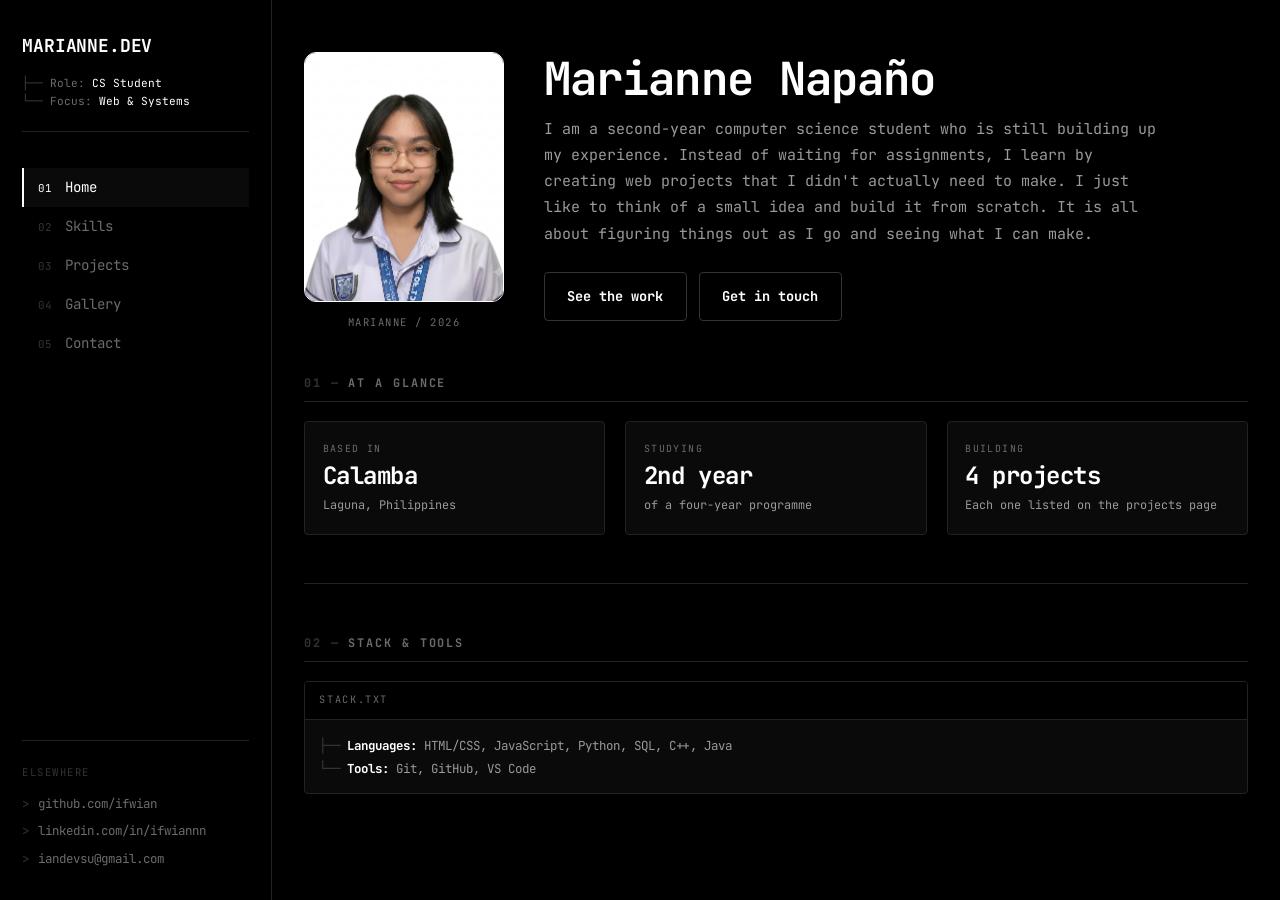
<file: index.html>
﻿<!DOCTYPE html>
<html lang="en">
<head>
  <meta charset="UTF-8">
  <meta name="viewport" content="width=device-width, initial-scale=1.0">
  <title>Marianne Napaño | Computer Science Student &amp; Aspiring Web Developer</title>
  <meta name="description" content="Portfolio of Marianne Napaño, a Computer Science student and aspiring web developer based in Calamba, Philippines.">
  <link rel="icon" type="image/png" href="images/marianneid.png">
  <!-- Marks the page as JavaScript-enabled. The CSS uses .js to decide
       whether to hide the .reveal sections: without it they stay
       visible, so nothing is ever lost if this script is blocked. -->
  <script>document.documentElement.classList.add('js');</script>

  <link rel="preconnect" href="https://fonts.googleapis.com">
  <link rel="preconnect" href="https://fonts.gstatic.com" crossorigin>
  <link href="https://fonts.googleapis.com/css2?family=JetBrains+Mono:wght@400;500;600;700&display=swap" rel="stylesheet">

  <!-- The ?v=3 is a cache-buster: the number tells the browser this
       is a newer version of the file, so a saved copy in the cache
       is not reused. Bump the number after editing style.css, or
       the page will keep showing the old version. -->
  <link rel="stylesheet" href="style.css?v=24">
</head>
<body>

  <!-- Stays off-screen until it is focused, so keyboard users can
       jump straight past the menu. -->
  <a href="#main" class="skip-link">Skip to content</a>

  <!-- The left sidebar. Always visible on desktop; on phones it
       slides in and out as a drawer (see script.js section 2). -->
  <aside class="sidebar" id="sidebar">
    <button class="side-close" aria-label="Close menu">&#10005;</button>

    <!-- The site name at the top of the sidebar, with the Role and
         Focus lines tucked underneath it.
         IMPORTANT: each .brand-node must stay on ONE line in this file.
         The CSS uses white-space: pre so the tree lines up, and a line
         break here would show up on the page. -->
    <div class="side-brand">
      <span class="brand-mark">MARIANNE.DEV</span>
      <div class="brand-tree">
        <span class="brand-node"><span class="brand-branch">├──</span> Role: <span class="brand-value">CS Student</span></span>
        <span class="brand-node"><span class="brand-branch">└──</span> Focus: <span class="brand-value">Web &amp; Systems</span></span>
      </div>
    </div>

    <!-- The five pages of the site, numbered like a table of contents.
         Each page marks its own link with aria-current="page", and that
         is what highlights it in the CSS. -->
    <nav class="side-nav" aria-label="Primary">
      <a href="index.html" class="side-link" aria-current="page">
        <span class="side-num">01</span><span class="side-label">Home</span>
      </a>
      <a href="skills.html" class="side-link">
        <span class="side-num">02</span><span class="side-label">Skills</span>
      </a>
      <a href="projects.html" class="side-link">
        <span class="side-num">03</span><span class="side-label">Projects</span>
      </a>
      <a href="gallery.html" class="side-link">
        <span class="side-num">04</span><span class="side-label">Gallery</span>
      </a>
      <a href="contact.html" class="side-link">
        <span class="side-num">05</span><span class="side-label">Contact</span>
      </a>
    </nav>

    <!-- Sits at the bottom of the sidebar because of margin-top: auto. -->
    <div class="side-foot">
      <span class="side-foot-label">Elsewhere</span>
      <a href="https://github.com/ifwian" target="_blank" rel="noopener noreferrer">github.com/ifwian</a>
      <a href="https://www.linkedin.com/in/ifwiannn/" target="_blank" rel="noopener noreferrer">linkedin.com/in/ifwiannn</a>
      <a href="mailto:iandevsu@gmail.com">iandevsu@gmail.com</a>
    </div>
  </aside>

  <!-- Dimmed overlay behind the open drawer on phones. Tapping it
       closes the menu. -->
  <div class="scrim" aria-hidden="true"></div>

  <!-- Only appears on phones. The button is the hamburger: three
       empty spans styled into three bars by the CSS. -->
  <header class="topbar">
    <button class="menu-btn" aria-label="Open menu" aria-expanded="false" aria-controls="sidebar">
      <span></span><span></span><span></span>
    </button>
    <a href="index.html" class="topbar-brand">MARIANNE.DEV</a>
    <span class="topbar-path">marianne</span>
  </header>

  <!-- The scrolling panel on the right. The id="main" is what the
       "Skip to content" link at the top of the page jumps to. -->
  <main class="main" id="main">
    <!-- The extra class "page-home" gives this page a wider text
         column than the other pages, because the hero below is
         two columns wide. -->
    <div class="page page-home">

      <!-- Centres the content and caps its width. -->
      <div class="wrap">

        <!-- The intro block: profile photo on the left, name and bio
             on the right. This page is the "about me" page.
             The "reveal" class makes the section fade in on scroll
             (see script.js section 3). -->
        <section class="hero reveal">
          <div class="hero-split">
            <div class="hero-media">
<!-- The frame is sized by the CSS (a 200 x 250 rounded rectangle, held
                   at that shape by aspect-ratio) and holds the photo, which
                   fills it. The caption sits directly underneath, centred
                   on the frame.

                   The width and height attributes below are the photo's own
                   1024 x 1024, not the size it displays at. The browser uses
                   them to work out the image's proportions before the file
                   has loaded, so the frame does not resize as the picture
                   arrives. CSS still decides the final size. -->
              <div class="avatar-frame">
                <img src="images/marianneid.png" alt="Marianne Napaño" class="avatar" width="1024" height="1024" decoding="async">
              </div>
              <span class="hero-media-tag">marianne / 2026</span>
            </div>

            <div class="hero-body">
              <h1 class="hero-name">Marianne Napaño</h1>

              <!-- Kept short on purpose. The Role and Focus lines sit in
                   the sidebar, and the facts about study, location and
                   tooling each have their own section further down, so
                   none of them are repeated here. -->
              <p class="hero-bio">
                I am a second-year computer science student who is still 
                building up my experience. Instead of waiting for assignments, 
                I learn by creating web projects that I didn't actually need to make.
                I just like to think of a small idea and build it from scratch. 
                It is all about figuring things out as I go and seeing what I can make.
              </p>

              <!-- Both buttons use the same .btn class, so they look
                   identical. Only their link target is different. -->
              <div class="hero-actions">
                <a href="projects.html" class="btn">See the work</a>
                <a href="contact.html" class="btn">Get in touch</a>
              </div>
            </div>
          </div>

          <!-- Three quick facts. Each box has a small label (the key),
               the fact itself (the value), and a line of detail. -->
          <h2 class="section-title"><span class="section-index">01 &mdash;</span> At a glance</h2>
          <div class="fact-grid">
            <div class="fact-card">
              <span class="fact-key">based in</span>
              <span class="fact-value">Calamba</span>
              <span class="fact-note">Laguna, Philippines</span>
            </div>
            <div class="fact-card">
              <span class="fact-key">studying</span>
              <span class="fact-value">2nd year</span>
              <span class="fact-note">of a four-year programme</span>
            </div>
            <div class="fact-card">
              <span class="fact-key">building</span>
              <span class="fact-value">4 projects</span>
              <span class="fact-note">Each one listed on the projects page</span>
            </div>
          </div>
        </section>

        <!-- 02 · The toolkit, as a tree card. Languages and tools only. -->
        <section class="section reveal">
          <h2 class="section-title"><span class="section-index">02 &mdash;</span> Stack &amp; Tools</h2>
          <div class="tree-card">
            <div class="tree-card-title">stack.txt</div>
            <div class="tree-card-body">
              <!-- Keep each .tree-line on ONE line - see the note in the hero. -->
              <p class="tree-line"><span class="tree-branch">├──</span> <span class="tree-key">Languages:</span> HTML/CSS, JavaScript, Python, SQL, C++, Java</p>
              <p class="tree-line"><span class="tree-branch">└──</span> <span class="tree-key">Tools:</span> Git, GitHub, VS Code</p>
            </div>
          </div>
        </section>

        <!-- 03 · What I am learning at the moment. Nothing here appears
             in any other section: the degree, the certifications, the
             languages and the hobbies are all written down elsewhere. -->
        <section class="section reveal">
          <h2 class="section-title"><span class="section-index">03 &mdash;</span> Currently Learning</h2>
          <div class="tree-card">
            <div class="tree-card-title">now.txt</div>
            <div class="tree-card-body">
              <!-- Keep each .tree-line on ONE line - see the note in the hero. -->
              <p class="tree-line"><span class="tree-branch">├──</span> <span class="tree-key">Exploring:</span> how memory actually works &mdash; pointers, allocation, and what a stack frame is</p>
              <p class="tree-line"><span class="tree-branch">├──</span> <span class="tree-key">Reading:</span> Clean Code, and taking better notes while I read</p>
              <p class="tree-line"><span class="tree-branch">└──</span> <span class="tree-key">Building:</span> this site, second version</p>
            </div>
          </div>
        </section>

        <!-- The record: what was studied, and what was certified.
             Each card is three lines: the title, one subtitle, one
             short note. -->
        <section class="section reveal">
          <h2 class="section-title">Background</h2>
          <div class="info-grid">
            <div class="card">
              <h3>Degree</h3>
              <p class="fact-what">2025 &mdash; Present | BS in Computer Science, City College of Calamba</p>
              <p class="fact-note-text">
                Focusing on core computer science fundamentals and practical
                programming.
              </p>
            </div>
            <div class="card">
              <h3>Certifications</h3>
              <p class="fact-what">HackerRank &mdash; Basic to Intermediate</p>
              <p class="fact-note-text">
                Verified core programming logic through hands-on coding
                challenges.
              </p>
            </div>
          </div>

          <h3 class="sub-title">Outside the IDE</h3>
          <!-- Three hobbies, as plain text pills. .tag-row wraps them
               onto another line if they run out of space. -->
          <div class="tag-row">
            <span class="tag">Photography</span>
            <span class="tag">Badminton</span>
            <span class="tag">Music</span>
          </div>
        </section>

      </div>

      <!-- The <span id="year"> is left empty on purpose. script.js
           fills it in with the current year, so this never goes
           out of date and never needs editing by hand. -->
      <footer class="footer wrap">
        <span>&copy; <span id="year"></span> Marianne Napaño</span>
        <a href="projects.html">See the projects <span aria-hidden="true">&rarr;</span></a>
      </footer>
    </div>
  </main>

  <!-- One script for the whole site. It is loaded at the end of the
       body so the HTML is already parsed by the time it runs. -->
  <script src="script.js"></script>
</body>
</html>
</file>
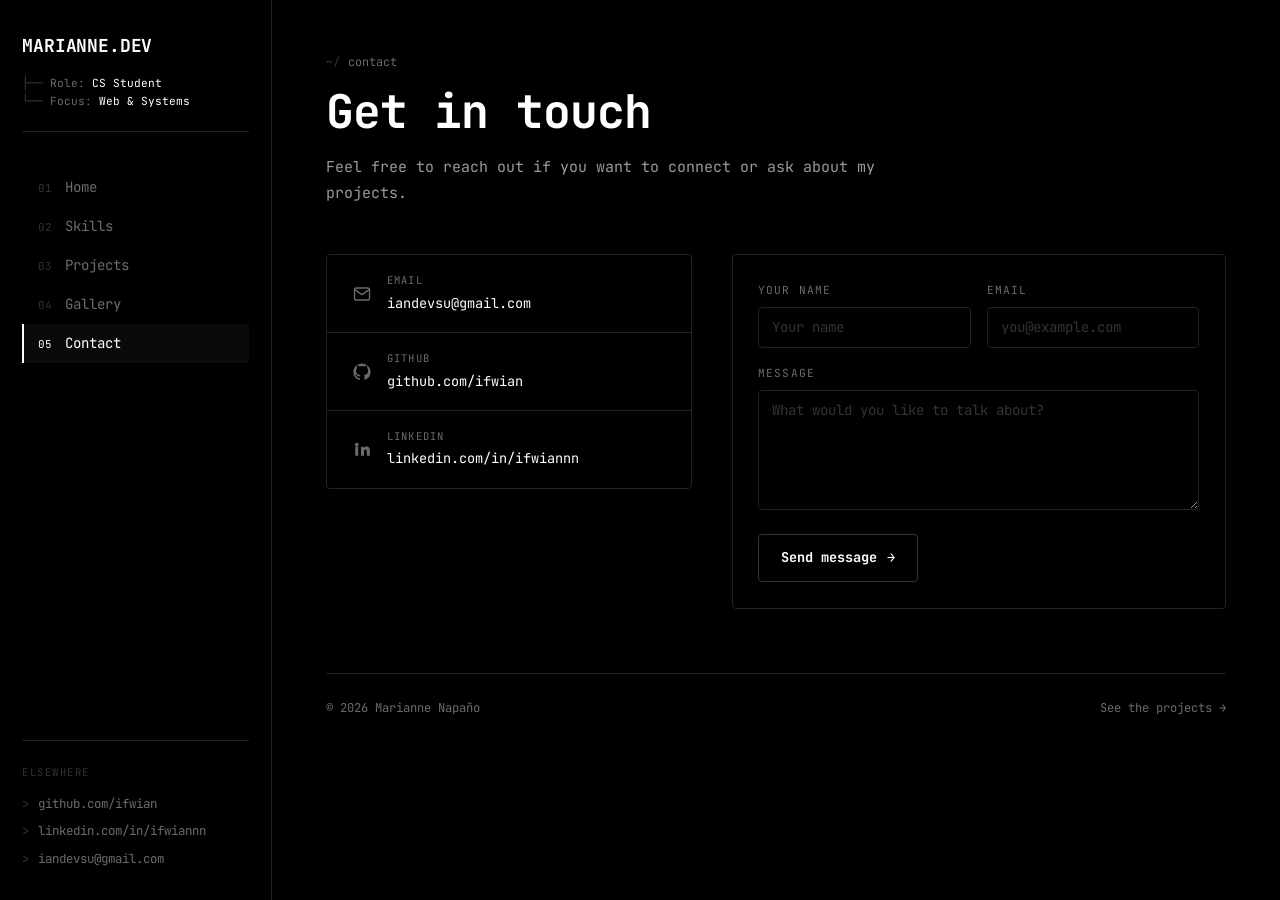
<file: contact.html>
<!DOCTYPE html>
<html lang="en">
<head>
  <meta charset="UTF-8">
  <meta name="viewport" content="width=device-width, initial-scale=1.0">
  <title>Contact | Marianne Napaño</title>
  <meta name="description" content="Get in touch with Marianne Napaño about internships, freelance work, or a question about a project.">
  <link rel="icon" type="image/png" href="images/marianneid.png">
  <!-- Marks the page as JavaScript-enabled, so the CSS knows it is
       safe to hide the .reveal sections until they scroll into view. -->
  <script>document.documentElement.classList.add('js');</script>

  <link rel="preconnect" href="https://fonts.googleapis.com">
  <link rel="preconnect" href="https://fonts.gstatic.com" crossorigin>
  <link href="https://fonts.googleapis.com/css2?family=JetBrains+Mono:wght@400;500;600;700&display=swap" rel="stylesheet">

  <link rel="stylesheet" href="style.css?v=24">
</head>
<body>

  <!-- Stays off-screen until it is focused, so keyboard users can
       jump straight past the menu. -->
  <a href="#main" class="skip-link">Skip to content</a>

  <!-- The left sidebar. Always visible on desktop; on phones it
       slides in and out as a drawer (see script.js section 2). -->
  <aside class="sidebar" id="sidebar">
    <button class="side-close" aria-label="Close menu">&#10005;</button>

    <!-- The site name at the top of the sidebar, with the Role and
         Focus lines tucked underneath it.
         IMPORTANT: each .brand-node must stay on ONE line in this file.
         The CSS uses white-space: pre so the tree lines up, and a line
         break here would show up on the page. -->
    <div class="side-brand">
      <span class="brand-mark">MARIANNE.DEV</span>
      <div class="brand-tree">
        <span class="brand-node"><span class="brand-branch">├──</span> Role: <span class="brand-value">CS Student</span></span>
        <span class="brand-node"><span class="brand-branch">└──</span> Focus: <span class="brand-value">Web &amp; Systems</span></span>
      </div>
    </div>


    <!-- The five pages of the site, numbered like a table of contents.
         Each page marks its own link with aria-current="page", and that
         is what highlights it in the CSS. -->
    <nav class="side-nav" aria-label="Primary">
      <a href="index.html" class="side-link">
        <span class="side-num">01</span><span class="side-label">Home</span>
      </a>
      <a href="skills.html" class="side-link">
        <span class="side-num">02</span><span class="side-label">Skills</span>
      </a>
      <a href="projects.html" class="side-link">
        <span class="side-num">03</span><span class="side-label">Projects</span>
      </a>
      <a href="gallery.html" class="side-link">
        <span class="side-num">04</span><span class="side-label">Gallery</span>
      </a>
      <a href="contact.html" class="side-link" aria-current="page">
        <span class="side-num">05</span><span class="side-label">Contact</span>
      </a>
    </nav>

    <!-- Sits at the bottom of the sidebar because of margin-top: auto. -->
    <div class="side-foot">
      <span class="side-foot-label">Elsewhere</span>
      <a href="https://github.com/ifwian" target="_blank" rel="noopener noreferrer">github.com/ifwian</a>
      <a href="https://www.linkedin.com/in/ifwiannn/" target="_blank" rel="noopener noreferrer">linkedin.com/in/ifwiannn</a>
      <a href="mailto:iandevsu@gmail.com">iandevsu@gmail.com</a>
    </div>
  </aside>

  <!-- Dimmed overlay behind the open drawer on phones. Tapping it
       closes the menu. -->
  <div class="scrim" aria-hidden="true"></div>

  <!-- Only appears on phones. The button is the hamburger: three
       empty spans styled into three bars by the CSS. -->
  <header class="topbar">
    <button class="menu-btn" aria-label="Open menu" aria-expanded="false" aria-controls="sidebar">
      <span></span><span></span><span></span>
    </button>
    <a href="index.html" class="topbar-brand">MARIANNE.DEV</a>
    <span class="topbar-path">contact</span>
  </header>

  <!-- The scrolling panel on the right. The id="main" is what the
       "Skip to content" link at the top of the page jumps to. -->
  <main class="main" id="main">
    <div class="page">

      <!-- Centres the content and caps its width. -->
      <div class="wrap">

        <!-- The block at the top of every page: breadcrumb, title,
             intro line. -->
        <header class="page-head reveal">
          <p class="path"><span>contact</span></p>
          <h1 class="page-title">Get in touch</h1>
          <p class="lede">
           Feel free to reach out if you want to connect or ask about my projects.
          </p>
        </header>

        <!-- Two columns: my contact details, then the form. -->
        <section class="contact-grid">
          <div class="contact-list reveal">
            <!-- Each row is a link with an inline SVG icon. The
                 icons are drawn in the browser, so there are no icon
                 files to load, and they follow the page's colours.
                 aria-hidden="true" hides them from screen readers,
                 which already have the text label beside them. -->
            <a href="mailto:iandevsu@gmail.com" class="contact-row">
              <svg viewBox="0 0 24 24" fill="none" stroke="currentColor" stroke-width="1.8" stroke-linecap="round" stroke-linejoin="round" aria-hidden="true">
                <rect x="2" y="4" width="20" height="16" rx="2.5"/>
                <path d="m3 6.5 8.4 6a1 1 0 0 0 1.2 0L21 6.5"/>
              </svg>
              <span>
                <span class="contact-label">Email</span>
                <span class="contact-value">iandevsu@gmail.com</span>
              </span>
            </a>

            <a href="https://github.com/ifwian" target="_blank" rel="noopener noreferrer" class="contact-row">
              <svg viewBox="0 0 24 24" fill="currentColor" aria-hidden="true">
                <path d="M12 .5C5.73.5.5 5.73.5 12c0 5.02 3.26 9.28 7.78 10.78.57.1.78-.25.78-.55v-2.15c-3.16.34-3.98-1.37-4.24-1.97-.14-.36-.75-1.48-1.28-1.78-.44-.24-1.06-.82-.02-.84.98-.01 1.68.9 1.91 1.28 1.12 1.88 2.91 1.35 3.62 1.02.11-.79.44-1.35.8-1.66-2.79-.32-5.7-1.4-5.7-6.19 0-1.36.49-2.48 1.28-3.36-.14-.32-.6-1.61.13-3.35 0 0 1.05-.34 3.44 1.28a11.86 11.86 0 0 1 6.26 0c2.39-1.62 3.44-1.28 3.44-1.28.73 1.74.27 3.03.13 3.35.8.88 1.28 1.99 1.28 3.36 0 4.8-2.92 5.87-5.71 6.18.45.39.84 1.15.84 2.33v3.45c0 .3.21.66.79.55A11.51 11.51 0 0 0 23.5 12C23.5 5.73 18.27.5 12 .5Z"/>
              </svg>
              <span>
                <span class="contact-label">GitHub</span>
                <span class="contact-value">github.com/ifwian</span>
              </span>
            </a>

            <a href="https://www.linkedin.com/in/ifwiannn/" target="_blank" rel="noopener noreferrer" class="contact-row">
              <svg viewBox="0 0 24 24" fill="currentColor" aria-hidden="true">
                <path d="M4.98 3.5a2.5 2.5 0 1 1 0 5 2.5 2.5 0 0 1 0-5ZM2.98 9h4v12h-4V9Zm7 0h3.83v1.64h.05c.53-1 1.85-2.06 3.8-2.06 4.07 0 4.82 2.68 4.82 6.16V21h-4v-5.36c0-1.28-.02-2.92-1.78-2.92-1.78 0-2.06 1.39-2.06 2.83V21h-4V9Z"/>
              </svg>
              <span>
                <span class="contact-label">LinkedIn</span>
                <span class="contact-value">linkedin.com/in/ifwiannn</span>
              </span>
            </a>
          </div>

          <!-- The contact form.
               The for="..." on each label matches the input's id, so
               clicking the label puts the cursor in that box.
               The empty <p class="error"> under each field is where
               script.js puts the error message. It is hidden by CSS
               until the .show class is added.
               novalidate turns off the browser's own pop-up
               messages so the form can use its own styling. -->
          <form id="contact-form" class="reveal" novalidate>
            <!-- Name and email share one row on desktop. -->
            <div class="form-row">
              <div class="field">
                <label for="name">Your name</label>
                <input type="text" id="name" name="name" placeholder="Your name" autocomplete="name">
                <p class="error" id="name-error"></p>
              </div>

              <div class="field">
                <label for="email">Email</label>
                <input type="email" id="email" name="email" placeholder="you@example.com" autocomplete="email">
                <p class="error" id="email-error"></p>
              </div>
            </div>

            <div class="field">
              <label for="message">Message</label>
              <textarea id="message" name="message" placeholder="What would you like to talk about?"></textarea>
              <p class="error" id="message-error"></p>
            </div>

            <!-- type="submit" is what makes clicking it run the
                 submit handler in script.js. -->
            <button type="submit" class="btn">Send message <span aria-hidden="true">→</span></button>
          </form>
        </section>

      </div>

      <!-- The <span id="year"> is filled in by script.js. -->
      <footer class="footer wrap">
        <span>&copy; <span id="year"></span> Marianne Napaño</span>
        <a href="projects.html">See the projects <span aria-hidden="true">&rarr;</span></a>
      </footer>

    </div>
  </main>

  <!-- One script for the whole site, loaded at the end of the body
       so the HTML is already parsed by the time it runs. -->
  <script src="script.js"></script>
</body>
</html>
</file>
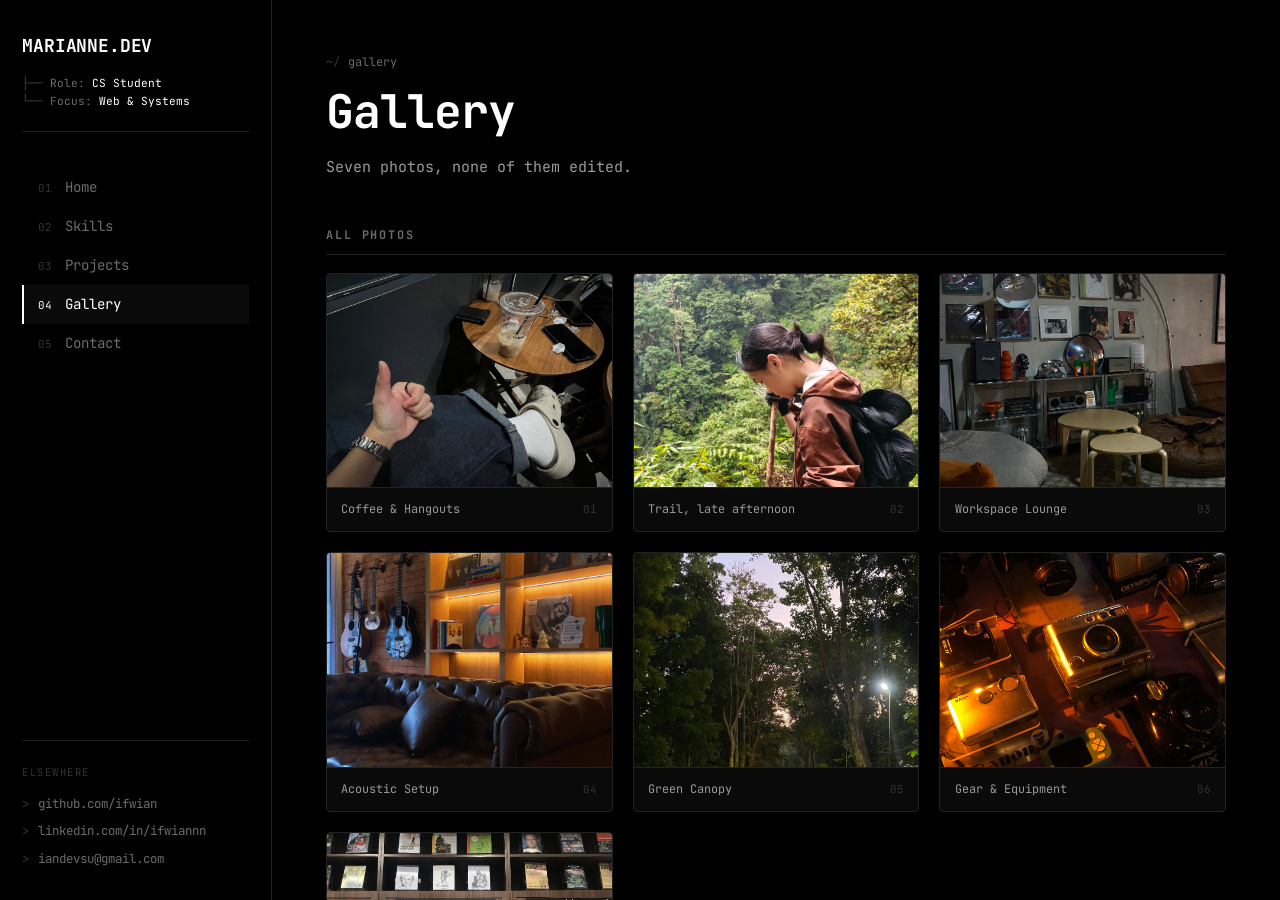
<file: gallery.html>
<!DOCTYPE html>
<html lang="en">
<head>
  <meta charset="UTF-8">
  <meta name="viewport" content="width=device-width, initial-scale=1.0">
  <title>Gallery | Marianne Napaño</title>
  <meta name="description" content="Photography and visual work by Marianne Napaño.">
  <link rel="icon" type="image/png" href="images/marianneid.png">
  <!-- Marks the page as JavaScript-enabled, so the CSS knows it is
       safe to hide the .reveal sections until they scroll into view. -->
  <script>document.documentElement.classList.add('js');</script>

  <link rel="preconnect" href="https://fonts.googleapis.com">
  <link rel="preconnect" href="https://fonts.gstatic.com" crossorigin>
  <link href="https://fonts.googleapis.com/css2?family=JetBrains+Mono:wght@400;500;600;700&display=swap" rel="stylesheet">

  <link rel="stylesheet" href="style.css?v=24">
</head>
<body>

  <!-- Stays off-screen until it is focused, so keyboard users can
       jump straight past the menu. -->
  <a href="#main" class="skip-link">Skip to content</a>

  <!-- The left sidebar. Always visible on desktop; on phones it
       slides in and out as a drawer (see script.js section 2). -->
  <aside class="sidebar" id="sidebar">
    <button class="side-close" aria-label="Close menu">&#10005;</button>

    <!-- The site name at the top of the sidebar, with the Role and
         Focus lines tucked underneath it.
         IMPORTANT: each .brand-node must stay on ONE line in this file.
         The CSS uses white-space: pre so the tree lines up, and a line
         break here would show up on the page. -->
    <div class="side-brand">
      <span class="brand-mark">MARIANNE.DEV</span>
      <div class="brand-tree">
        <span class="brand-node"><span class="brand-branch">├──</span> Role: <span class="brand-value">CS Student</span></span>
        <span class="brand-node"><span class="brand-branch">└──</span> Focus: <span class="brand-value">Web &amp; Systems</span></span>
      </div>
    </div>


    <!-- The five pages of the site, numbered like a table of contents.
         Each page marks its own link with aria-current="page", and that
         is what highlights it in the CSS. -->
    <nav class="side-nav" aria-label="Primary">
      <a href="index.html" class="side-link">
        <span class="side-num">01</span><span class="side-label">Home</span>
      </a>
      <a href="skills.html" class="side-link">
        <span class="side-num">02</span><span class="side-label">Skills</span>
      </a>
      <a href="projects.html" class="side-link">
        <span class="side-num">03</span><span class="side-label">Projects</span>
      </a>
      <a href="gallery.html" class="side-link" aria-current="page">
        <span class="side-num">04</span><span class="side-label">Gallery</span>
      </a>
      <a href="contact.html" class="side-link">
        <span class="side-num">05</span><span class="side-label">Contact</span>
      </a>
    </nav>

    <!-- Sits at the bottom of the sidebar because of margin-top: auto. -->
    <div class="side-foot">
      <span class="side-foot-label">Elsewhere</span>
      <a href="https://github.com/ifwian" target="_blank" rel="noopener noreferrer">github.com/ifwian</a>
      <a href="https://www.linkedin.com/in/ifwiannn/" target="_blank" rel="noopener noreferrer">linkedin.com/in/ifwiannn</a>
      <a href="mailto:iandevsu@gmail.com">iandevsu@gmail.com</a>
    </div>
  </aside>

  <!-- Dimmed overlay behind the open drawer on phones. Tapping it
       closes the menu. -->
  <div class="scrim" aria-hidden="true"></div>

  <!-- Only appears on phones. The button is the hamburger: three
       empty spans styled into three bars by the CSS. -->
  <header class="topbar">
    <button class="menu-btn" aria-label="Open menu" aria-expanded="false" aria-controls="sidebar">
      <span></span><span></span><span></span>
    </button>
    <a href="index.html" class="topbar-brand">MARIANNE.DEV</a>
    <span class="topbar-path">gallery</span>
  </header>

  <!-- The scrolling panel on the right. The id="main" is what the
       "Skip to content" link at the top of the page jumps to. -->
  <main class="main" id="main">
    <div class="page">

      <!-- Centres the content and caps its width. -->
      <div class="wrap">

        <!-- The block at the top of every page: breadcrumb, title,
             intro line. -->
        <header class="page-head reveal">
          <p class="path"><span>gallery</span></p>
          <h1 class="page-title">Gallery</h1>
          <p class="lede">
            Seven photos, none of them edited.
          </p>
        </header>

        <!-- To add a photo: drop the file into images/, then copy one
             of these <figure> blocks and change the src, the alt text,
             the caption and the number. Remember to renumber them.
             alt describes the photo for anyone who cannot see it.
             loading="lazy" tells the browser to wait until the photo
             is nearly on screen before downloading it. -->
        <section class="section reveal">
          <h2 class="section-title">All photos</h2>
          <div class="gallery-grid">
            <figure class="shot">
              <img src="images/bonding.jpg" alt="Two iced coffees and two phones on a small round wooden table in a dim cafe" decoding="async">
              <figcaption>
                <span>Coffee &amp; Hangouts</span>
                <span class="shot-index">01</span>
              </figcaption>
            </figure>

            <figure class="shot">
              <img src="images/life1.png" alt="Marianne on a wooded trail with a backpack" loading="lazy" decoding="async">
              <figcaption>
                <span>Trail, late afternoon</span>
                <span class="shot-index">02</span>
              </figcaption>
            </figure>

            <figure class="shot">
              <img src="images/lounge.jpg" alt="A record wall, a metal shelf with a Marshall speaker, an arc floor lamp and bean bags" loading="lazy" decoding="async">
              <figcaption>
                <span>Workspace Lounge</span>
                <span class="shot-index">03</span>
              </figcaption>
            </figure>

            <figure class="shot">
              <img src="images/music.jpg" alt="Three guitars on a brick wall beside backlit shelves of records, over a leather Chesterfield sofa" loading="lazy" decoding="async">
              <figcaption>
                <span>Acoustic Setup</span>
                <span class="shot-index">04</span>
              </figcaption>
            </figure>

            <figure class="shot">
              <img src="images/nature1.jpg" alt="Tall trees at dusk with a lit street lamp and a yellow SUV on a dirt track" loading="lazy" decoding="async">
              <figcaption>
                <span>Green Canopy</span>
                <span class="shot-index">05</span>
              </figcaption>
            </figure>

            <figure class="shot">
              <img src="images/photography.jpg" alt="Fujifilm, Canon, Nikon and Lumix camera bodies and lenses laid out under warm amber light" loading="lazy" decoding="async">
              <figcaption>
                <span>Gear &amp; Equipment</span>
                <span class="shot-index">06</span>
              </figcaption>
            </figure>

            <figure class="shot">
              <img src="images/reading.jpg" alt="Tall wooden library shelves labelled manga and graphic novel, packed with volumes" loading="lazy" decoding="async">
              <figcaption>
                <span>Library Archive</span>
                <span class="shot-index">07</span>
              </figcaption>
            </figure>
          </div>
        </section>

      </div>

      <!-- The <span id="year"> is filled in by script.js. -->
      <footer class="footer wrap">
        <span>&copy; <span id="year"></span> Marianne Napaño</span>
        <a href="contact.html">Say hello <span aria-hidden="true">→</span></a>
      </footer>
    </div>
  </main>

  <!-- One script for the whole site, loaded at the end of the body
       so the HTML is already parsed by the time it runs. -->
  <script src="script.js"></script>
</body>
</html>
</file>
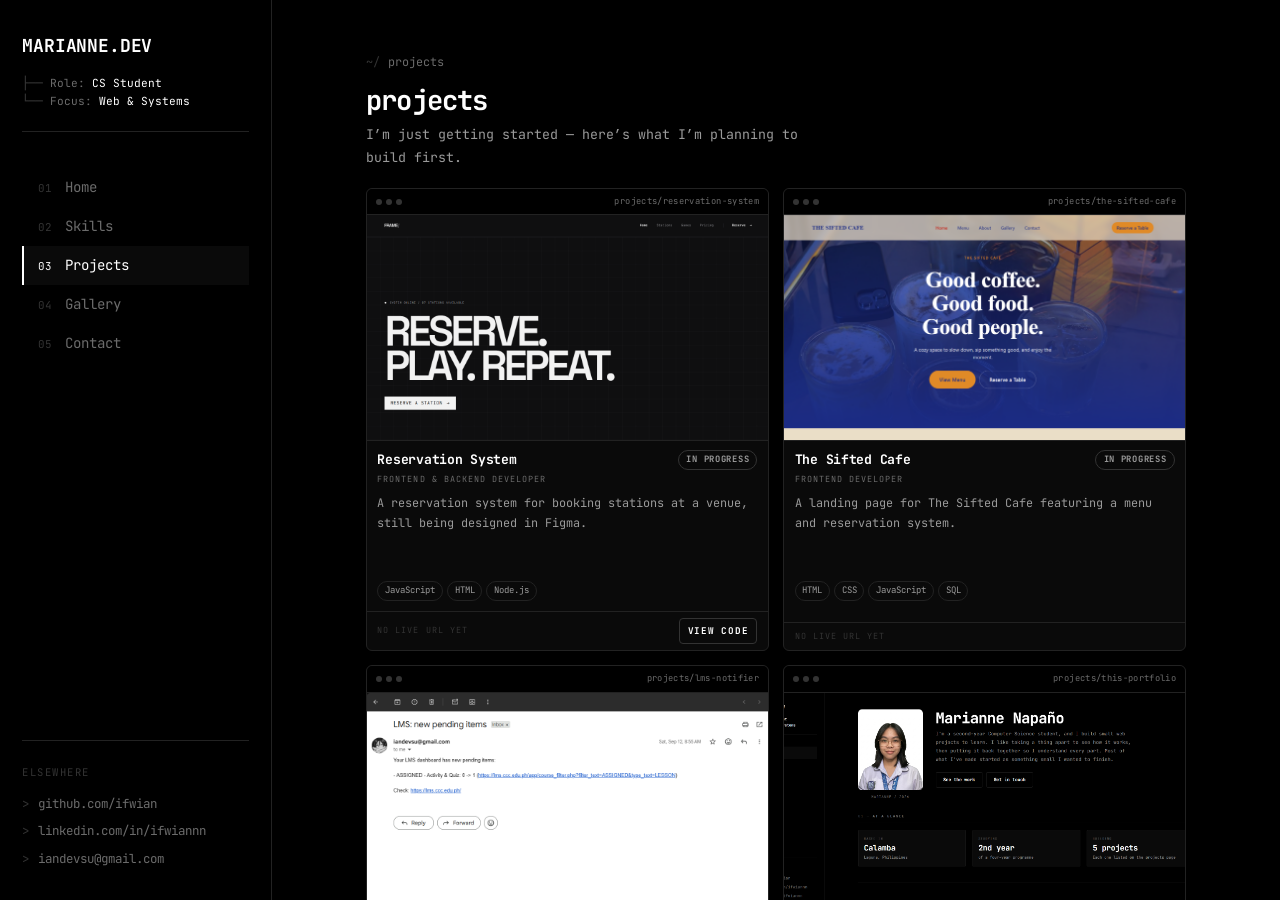
<file: projects.html>
<!DOCTYPE html>
<html lang="en">
<head>
  <meta charset="UTF-8">
  <meta name="viewport" content="width=device-width, initial-scale=1.0">
  <title>Projects | Marianne Napaño</title>
  <meta name="description" content="Projects built by Marianne Napaño while learning web development.">
  <link rel="icon" type="image/png" href="images/marianneid.png">
  <script>document.documentElement.classList.add('js');</script>

  <link rel="preconnect" href="https://fonts.googleapis.com">
  <link rel="preconnect" href="https://fonts.gstatic.com" crossorigin>
  <link href="https://fonts.googleapis.com/css2?family=JetBrains+Mono:wght@400;500;600;700&display=swap" rel="stylesheet">
  <link rel="stylesheet" href="style.css?v=24">
</head>

<body>

  <!-- Stays off-screen until it is focused, so keyboard users can
       jump straight past the menu. -->
  <a href="#main" class="skip-link">Skip to content</a>

  <!-- The left sidebar. Always visible on desktop; on phones it
       slides in and out as a drawer (see script.js section 2). -->
  <aside class="sidebar" id="sidebar">
    <button class="side-close" aria-label="Close menu">&#10005;</button>

    <!-- The site name at the top of the sidebar, with the Role and
         Focus lines tucked underneath it. -->
    <div class="side-brand">
      <span class="brand-mark">MARIANNE.DEV</span>
      <div class="brand-tree">
        <span class="brand-node"><span class="brand-branch">├──</span> Role: <span class="brand-value">CS Student</span></span>
        <span class="brand-node"><span class="brand-branch">└──</span> Focus: <span class="brand-value">Web & Systems</span></span>
      </div>
    </div>

    <!-- The five pages of the site, numbered like a table of contents.
         Each page marks its own link with aria-current="page", and that
         is what highlights it in the CSS. -->
    <nav class="side-nav" aria-label="Primary">
      <a href="index.html" class="side-link">
        <span class="side-num">01</span><span class="side-label">Home</span>
      </a>
      <a href="skills.html" class="side-link">
        <span class="side-num">02</span><span class="side-label">Skills</span>
      </a>
      <a href="projects.html" class="side-link" aria-current="page">
        <span class="side-num">03</span><span class="side-label">Projects</span>
      </a>
      <a href="gallery.html" class="side-link">
        <span class="side-num">04</span><span class="side-label">Gallery</span>
      </a>
      <a href="contact.html" class="side-link">
        <span class="side-num">05</span><span class="side-label">Contact</span>
      </a>
    </nav>

    <!-- Sits at the bottom of the sidebar because of margin-top: auto. -->
    <div class="side-foot">
      <span class="side-foot-label">Elsewhere</span>
      <a href="https://github.com/ifwian" target="_blank" rel="noopener noreferrer">github.com/ifwian</a>
      <a href="https://www.linkedin.com/in/ifwiannn/" target="_blank" rel="noopener noreferrer">linkedin.com/in/ifwiannn</a>
      <a href="mailto:iandevsu@gmail.com">iandevsu@gmail.com</a>
    </div>
  </aside>

  <!-- Dimmed overlay behind the open drawer on phones. Tapping it
       closes the menu. -->
  <div class="scrim" aria-hidden="true"></div>

  <!-- Only appears on phones. The button is the hamburger: three
       empty spans styled into three bars by the CSS. -->
  <header class="topbar">
    <button class="menu-btn" aria-label="Open menu" aria-expanded="false" aria-controls="sidebar">
      <span></span><span></span><span></span>
    </button>
    <a href="index.html" class="topbar-brand">MARIANNE.DEV</a>
    <span class="topbar-path">projects</span>
  </header>

  <!-- The scrolling panel on the right. The id="main" is what the
       "Skip to content" link at the top of the page jumps to. -->
  <main class="main" id="main">
    <!-- The extra class "page-projects" gives this page a narrower
         text measure than the default .wrap. The projects are a
         two-column grid of cards rather than a column of prose, so
         the standard 900px left each card with more room than it
         needed and pushed the cards further apart than the design
         wanted. See .page-projects .wrap in style.css section 6. -->
    <div class="page page-projects">

      <!-- Centres the content and caps its width. -->
      <div class="wrap">

        <!-- =====================================================
             THE SECTION HEADER
             =====================================================
             This is the only header on the page. The older .page-head
             block -- the ~/projects breadcrumb, an <h1> reading
             "Projects", and an intro paragraph -- duplicated it and
             has been removed.

             The <h1> moved down here rather than being deleted with
             the rest of that block: a page needs exactly one h1, and
             this is the title that survives. -->

        <header class="pgrid-head reveal">
          <p class="path"><span>projects</span></p>
          <h1 class="pgrid-title">Projects</h1>
          <p class="pgrid-sub">
            I&rsquo;m just getting started &mdash; here&rsquo;s what I&rsquo;m planning to build first.
          </p>
        </header>

        <!-- =====================================================
             THE PROJECT CARDS
             =====================================================
             One card per project, styled as a small terminal window.
             This is the only place the projects are listed -- the
             older .project-list row layout used to sit below it and
             has been removed, along with its styles in section 10 of
             style.css.

             Card anatomy, top to bottom:
               .pcard-bar      window dots + the file path
               .pcard-media    dotted panel holding the screenshot
               .pcard-body     title, badge, role, blurb, tech tags
               .pcard-foot     status note + action button

             The tech row is plain .tag pills -- the same component
             the home page and skills page use -- with no icons. They
             used to be 16 inline SVG marks in .stack-chip squares.
             Words read faster than the line art at that size, and
             they drop a set of hand-drawn logos that were only ever
             approximations anyway. The .stack-chip rules are gone
             from style.css along with the markup.

             All five cards are the same height. That is not automatic:
             the blurbs wrap to between three and five lines, so the
             .pcard-desc rule in style.css reserves a fixed five-line
             box and clamps anything past it. Five is the count "The
             Sifted Cafe" reaches, which makes it the size standard.

             Only one project (.pcard-mark) has no screenshot yet, so
             it shows a large technology mark on the dotted panel
             instead. Give it a .pcard-shot <img> when you have one. -->

        <div class="pgrid">

          <!-- ---------- 01 ---------- -->
          <article class="pcard reveal">
            <div class="pcard-bar">
              <span class="pcard-dots" aria-hidden="true"><i></i><i></i><i></i></span>
              <span class="pcard-path">projects/reservation-system</span>
            </div>

            <div class="pcard-media">
              <img src="images/reservation-16x9.png" alt="" class="pcard-shot" aria-hidden="true">
            </div>

            <div class="pcard-body">
              <div class="pcard-head">
                <h3 class="pcard-title">Reservation System</h3>
                <span class="badge">In progress</span>
              </div>
              <p class="pcard-role">Frontend & Backend Developer</p>
              <p class="pcard-desc">
                A reservation system for booking stations at a venue, still being
                designed in Figma.
              </p>
              <ul class="pcard-stack">
                <li class="tag">JavaScript</li>
                <li class="tag">HTML</li>
                <li class="tag">Node.js</li>
              </ul>
            </div>

            <div class="pcard-foot">
              <span class="pcard-state">No live url yet</span>
              <a href="https://github.com/ifwian" target="_blank" rel="noopener noreferrer" class="pcard-link">View Code</a>
            </div>
          </article>

          <!-- ---------- 02 ---------- -->
          <article class="pcard reveal">
            <div class="pcard-bar">
              <span class="pcard-dots" aria-hidden="true"><i></i><i></i><i></i></span>
              <span class="pcard-path">projects/the-sifted-cafe</span>
            </div>

            <div class="pcard-media">
              <img src="images/thesifted-16x9.png" alt="" class="pcard-shot" aria-hidden="true">
            </div>

            <div class="pcard-body">
              <div class="pcard-head">
                <h3 class="pcard-title">The Sifted Cafe</h3>
                <span class="badge">In progress</span>
              </div>
              <p class="pcard-role">Frontend Developer</p>
              <p class="pcard-desc">
                A landing page for The Sifted Cafe featuring a menu and reservation system.
              </p>
              <ul class="pcard-stack">
                <li class="tag">HTML</li>
                <li class="tag">CSS</li>
                <li class="tag">JavaScript</li>
                <li class="tag">SQL</li>
              </ul>
            </div>

            <div class="pcard-foot">
              <span class="pcard-state">No live url yet</span>
            </div>
          </article>

          <!-- ---------- 03 ----------
             No screenshot yet, so this one shows a large Python
             mark on the dotted panel instead. -->
          <article class="pcard reveal">
            <div class="pcard-bar">
              <span class="pcard-dots" aria-hidden="true"><i></i><i></i><i></i></span>
              <span class="pcard-path">projects/lms-notifier</span>
            </div>

            <div class="pcard-media">
              <img src="images/lmsnotifier.png" alt="" class="pcard-shot" aria-hidden="true">
            </div>

            <div class="pcard-body">
              <div class="pcard-head">
                <h3 class="pcard-title">LMS Notifier</h3>
                <span class="badge">In progress</span>
              </div>
              <p class="pcard-role">Automation & Scripting</p>
              <p class="pcard-desc">
                A Python script that checks the learning platform I use for class
                and tells me when something new appears &mdash; an announcement, a
                file, a grade &mdash; so I don&rsquo;t have to keep logging in to check.
              </p>
              <ul class="pcard-stack">
                <li class="tag">Python</li>
                <li class="tag">SQLite</li>
                <li class="tag">Git</li>
              </ul>
            </div>

            <div class="pcard-foot">
              <span class="pcard-state">No live url yet</span>
            </div>
          </article>

          <!-- ---------- 04 ---------- -->
          <article class="pcard reveal">
            <div class="pcard-bar">
              <span class="pcard-dots" aria-hidden="true"><i></i><i></i><i></i></span>
              <span class="pcard-path">projects/this-portfolio</span>
            </div>

            <div class="pcard-media">
              <img src="images/portfolio-16x9.png" alt="" class="pcard-shot" aria-hidden="true">
            </div>

            <div class="pcard-body">
              <div class="pcard-head">
                <h3 class="pcard-title">This Portfolio</h3>
                <span class="badge" data-state="done">Done</span>
              </div>
              <p class="pcard-role">Front-End Developer</p>
              <p class="pcard-desc">
                This site. Plain HTML, CSS and JavaScript, with no framework and
                no build step. I wrote it by hand to understand how the parts fit
                together.
              </p>
              <ul class="pcard-stack">
                <li class="tag">HTML</li>
                <li class="tag">CSS</li>
                <li class="tag">JavaScript</li>
              </ul>
            </div>

            <div class="pcard-foot">
              <span class="pcard-state">No live url yet</span>
            </div>
          </article>

        </div>

      </div>

      <footer class="footer wrap">
        <span>&copy; <span id="year"></span> Marianne Napaño</span>
        <a href="https://github.com/ifwian" target="_blank" rel="noopener noreferrer">github.com/ifwian <span aria-hidden="true">→</span></a>
      </footer>
    </div>
  </main>

  <!-- One script for the whole site. It is loaded at the end of the
       body so the HTML is already parsed by the time it runs. -->
  <script src="script.js"></script>
</body>
</html>
</file>
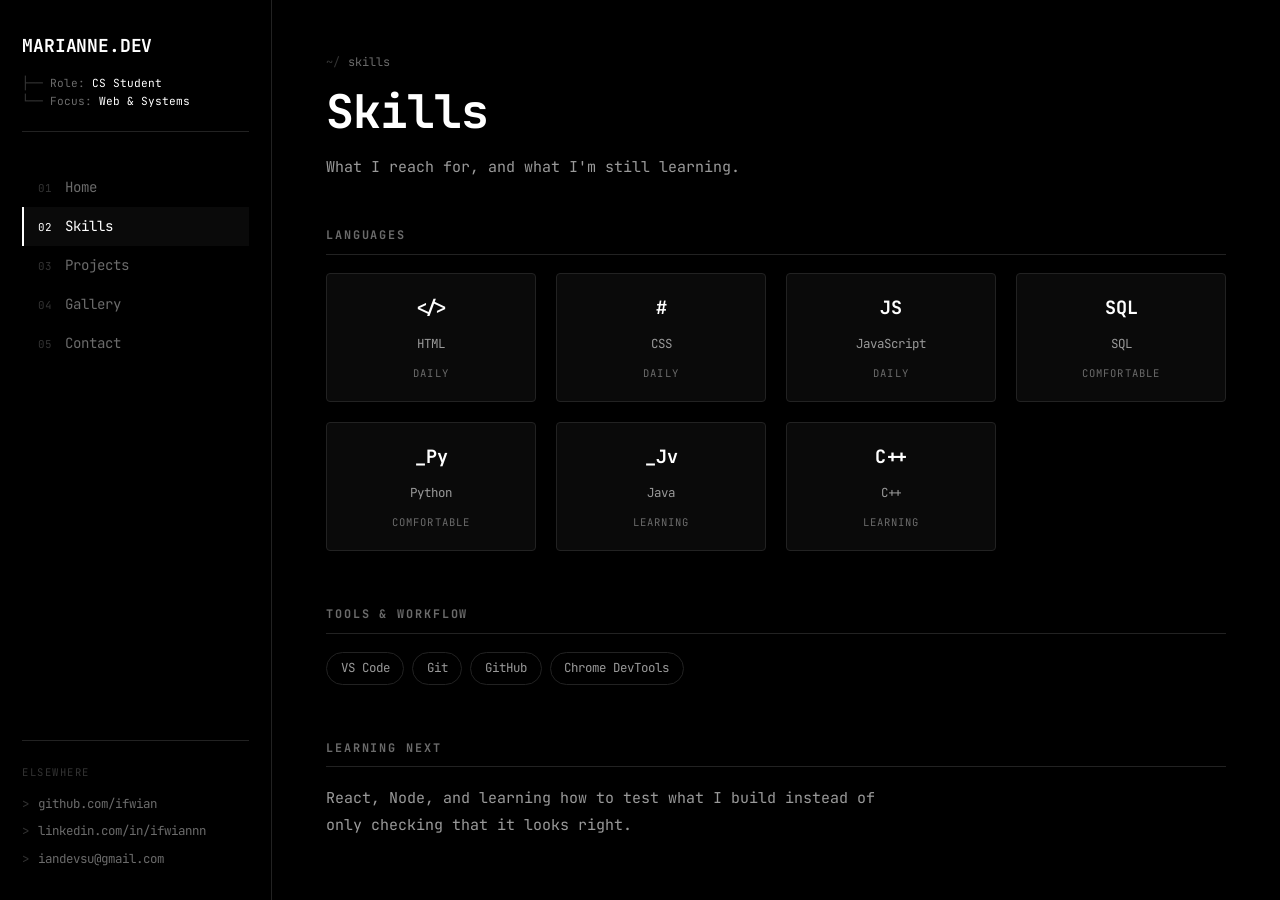
<file: skills.html>
<!DOCTYPE html>
<html lang="en">
<head>
  <meta charset="UTF-8">
  <meta name="viewport" content="width=device-width, initial-scale=1.0">
  <title>Skills | Marianne Napaño</title>
  <meta name="description" content="The tools and technologies Marianne Napaño works with as a Computer Science student and aspiring web developer.">
  <link rel="icon" type="image/png" href="images/marianneid.png">
  <!-- Marks the page as JavaScript-enabled, so the CSS knows it is
       safe to hide the .reveal sections until they scroll into view. -->
  <script>document.documentElement.classList.add('js');</script>

  <link rel="preconnect" href="https://fonts.googleapis.com">
  <link rel="preconnect" href="https://fonts.gstatic.com" crossorigin>
  <link href="https://fonts.googleapis.com/css2?family=JetBrains+Mono:wght@400;500;600;700&display=swap" rel="stylesheet">

  <link rel="stylesheet" href="style.css?v=24">
</head>
<body>

  <!-- Stays off-screen until it is focused, so keyboard users can
       jump straight past the menu. -->
  <a href="#main" class="skip-link">Skip to content</a>

  <!-- The left sidebar. Always visible on desktop; on phones it
       slides in and out as a drawer (see script.js section 2). -->
  <aside class="sidebar" id="sidebar">
    <button class="side-close" aria-label="Close menu">&#10005;</button>

    <!-- The site name at the top of the sidebar, with the Role and
         Focus lines tucked underneath it.
         IMPORTANT: each .brand-node must stay on ONE line in this file.
         The CSS uses white-space: pre so the tree lines up, and a line
         break here would show up on the page. -->
    <div class="side-brand">
      <span class="brand-mark">MARIANNE.DEV</span>
      <div class="brand-tree">
        <span class="brand-node"><span class="brand-branch">├──</span> Role: <span class="brand-value">CS Student</span></span>
        <span class="brand-node"><span class="brand-branch">└──</span> Focus: <span class="brand-value">Web &amp; Systems</span></span>
      </div>
    </div>


    <!-- The five pages of the site, numbered like a table of contents.
         Each page marks its own link with aria-current="page", and that
         is what highlights it in the CSS. -->
    <nav class="side-nav" aria-label="Primary">
      <a href="index.html" class="side-link">
        <span class="side-num">01</span><span class="side-label">Home</span>
      </a>
      <a href="skills.html" class="side-link" aria-current="page">
        <span class="side-num">02</span><span class="side-label">Skills</span>
      </a>
      <a href="projects.html" class="side-link">
        <span class="side-num">03</span><span class="side-label">Projects</span>
      </a>
      <a href="gallery.html" class="side-link">
        <span class="side-num">04</span><span class="side-label">Gallery</span>
      </a>
      <a href="contact.html" class="side-link">
        <span class="side-num">05</span><span class="side-label">Contact</span>
      </a>
    </nav>

    <!-- Sits at the bottom of the sidebar because of margin-top: auto. -->
    <div class="side-foot">
      <span class="side-foot-label">Elsewhere</span>
      <a href="https://github.com/ifwian" target="_blank" rel="noopener noreferrer">github.com/ifwian</a>
      <a href="https://www.linkedin.com/in/ifwiannn/" target="_blank" rel="noopener noreferrer">linkedin.com/in/ifwiannn</a>
      <a href="mailto:iandevsu@gmail.com">iandevsu@gmail.com</a>
    </div>
  </aside>

  <!-- Dimmed overlay behind the open drawer on phones. Tapping it
       closes the menu. -->
  <div class="scrim" aria-hidden="true"></div>

  <!-- Only appears on phones. The button is the hamburger: three
       empty spans styled into three bars by the CSS. -->
  <header class="topbar">
    <button class="menu-btn" aria-label="Open menu" aria-expanded="false" aria-controls="sidebar">
      <span></span><span></span><span></span>
    </button>
    <a href="index.html" class="topbar-brand">MARIANNE.DEV</a>
    <span class="topbar-path">skills</span>
  </header>

  <!-- The scrolling panel on the right. The id="main" is what the
       "Skip to content" link at the top of the page jumps to. -->
  <main class="main" id="main">
    <div class="page">

      <!-- Centres the content and caps its width. -->
      <div class="wrap">

        <!-- The block at the top of every page: breadcrumb, title,
             intro line. -->
        <header class="page-head reveal">
          <p class="path"><span>skills</span></p>
          <h1 class="page-title">Skills</h1>
          <p class="lede">What I reach for, and what I'm still learning.</p>
        </header>

        <!-- The grid reflows by itself: the CSS asks for columns of
             at least 170px and fits as many as will fit on the
             screen. To add a language, copy one .skill block. -->
        <section class="section reveal">
          <h2 class="section-title">Languages</h2>
          <div class="skills-grid">
            <div class="skill">
              <span class="skill-icon">&lt;/&gt;</span>
              <span class="skill-name">HTML</span>
              <span class="skill-level">Daily</span>
            </div>
            <div class="skill">
              <span class="skill-icon">#</span>
              <span class="skill-name">CSS</span>
              <span class="skill-level">Daily</span>
            </div>
            <div class="skill">
              <span class="skill-icon">JS</span>
              <span class="skill-name">JavaScript</span>
              <span class="skill-level">Daily</span>
            </div>
            <div class="skill">
              <span class="skill-icon">SQL</span>
              <span class="skill-name">SQL</span>
              <span class="skill-level">Comfortable</span>
            </div>
            <div class="skill">
              <span class="skill-icon">_Py</span>
              <span class="skill-name">Python</span>
              <span class="skill-level">Comfortable</span>
            </div>
            <div class="skill">
              <span class="skill-icon">_Jv</span>
              <span class="skill-name">Java</span>
              <span class="skill-level">Learning</span>
            </div>
            <div class="skill">
              <span class="skill-icon">C++</span>
              <span class="skill-name">C++</span>
              <span class="skill-level">Learning</span>
            </div>
          </div>
        </section>

        <section class="section reveal">
          <h2 class="section-title">Tools &amp; workflow</h2>
          <!-- Plain text pills, no icon or link. -->
          <div class="tag-row">
            <span class="tag">VS Code</span>
            <span class="tag">Git</span>
            <span class="tag">GitHub</span>
            <span class="tag">Chrome DevTools</span>
          </div>
        </section>

        <section class="section reveal">
          <h2 class="section-title">Learning next</h2>
          <p class="lede">
            React, Node, and learning how to test what I build instead of only
            checking that it looks right.
          </p>
        </section>

      </div>

      <!-- The <span id="year"> is filled in by script.js. -->
      <footer class="footer wrap">
        <span>&copy; <span id="year"></span> Marianne Napaño</span>
        <a href="projects.html">See them in use <span aria-hidden="true">→</span></a>
      </footer>
    </div>
  </main>

  <!-- One script for the whole site, loaded at the end of the body
       so the HTML is already parsed by the time it runs. -->
  <script src="script.js"></script>
</body>
</html>
</file>
<file: style.css>
:root {
  /* Colours — the entire palette. Greys only, no colour. */
  --bg: #000000;         /* page background */
  --panel: #0a0a0a;      /* card and sidebar-link background */
  --raised: #111111;     /* card background on hover */
  --text: #ffffff;       /* main text, and the hover fill */
  --dim: #9a9a9a;        /* secondary text (paragraphs) */
  --faint: #6b6b6b;      /* tertiary text (labels, captions) */
  --line: #222222;       /* borders and dividers */
  --line-2: #333333;     /* borders that get lighter on hover */

  /* Type */
  --font: 'JetBrains Mono', ui-monospace, 'SF Mono', Menlo, Consolas, monospace;

  /* Motion and shape */
  --ease: cubic-bezier(0.22, 1, 0.36, 1);
  --radius: 4px;

  /* Layout measurements */
  --sidebar: 272px;      /* width of the desktop sidebar */
  --gap: 1.25rem;        /* gap inside the card grids */
  --pad: 1.6rem;         /* padding inside cards and form */
}


* {
  margin: 0;
  padding: 0;
  box-sizing: border-box;
}

html {
  height: 100%;
}


body {
  font-family: var(--font);
  font-size: 15px;
  line-height: 1.75;
  color: var(--text);
  background: var(--bg);
  height: 100%;
  display: grid;
  grid-template-columns: var(--sidebar) minmax(0, 1fr);
  overflow: hidden;
  -webkit-font-smoothing: antialiased;
}

h1, h2, h3 {
  line-height: 1.2;
  letter-spacing: -0.02em;
  font-weight: 700;
}

a {
  color: inherit;
  text-decoration: none;
}

img {
  display: block;
  max-width: 100%;
}

button {
  font: inherit;
  color: inherit;
  background: none;
  border: none;
  cursor: pointer;
}


:focus-visible {
  outline: 2px solid var(--text);
  outline-offset: 2px;
}


::selection {
  background: var(--text);
  color: var(--bg);
}


.skip-link {
  position: absolute;
  left: -9999px;
  top: 0;
  z-index: 300;
  background: var(--text);
  color: var(--bg);
  font-size: 0.8rem;
  padding: 0.6rem 1rem;
}

.skip-link:focus {
  left: 0.5rem;
  top: 0.5rem;
}

.sidebar {
  position: relative;
  height: 100%;
  overflow-y: auto;
  overflow-x: hidden;
  display: flex;
  flex-direction: column;
  gap: 2.25rem;
  padding: 1.9rem 1.4rem;
  background: var(--bg);
  border-right: 1px solid var(--line);
  scrollbar-width: thin;
  scrollbar-color: var(--line-2) var(--bg);
}

.side-close {
  display: none;
}


.sidebar::-webkit-scrollbar {
  width: 6px;
}

.sidebar::-webkit-scrollbar-thumb {
  background: var(--line-2);
  border-radius: 999px;
}

.side-brand {
  display: flex;
  flex-direction: column;
  gap: 0.8rem;
  padding-bottom: 1.3rem;
  border-bottom: 1px solid var(--line);
}

.brand-mark {
  font-size: 1.12rem;
  font-weight: 700;
  letter-spacing: -0.01em;
}

.brand-tree {
  display: flex;
  flex-direction: column;
  gap: 0.1rem;
}

.brand-node {
  white-space: pre;
  font-size: 0.7rem;
  line-height: 1.5;
  color: var(--faint);
}


.brand-branch {
  color: var(--line-2);
}


.brand-value {
  color: var(--text);
}

/* --- navigation links --- */

.side-nav {
  display: flex;
  flex-direction: column;
}


.side-link {
  display: flex;
  align-items: baseline;
  gap: 0.8rem;
  padding: 0.45rem 0.7rem 0.45rem 0.85rem;
  font-size: 0.88rem;
  color: var(--faint);
  border-left: 2px solid transparent;
  transition: color 0.18s, background-color 0.18s, border-color 0.18s;
}

.side-link:hover {
  color: var(--text);
  background: var(--panel);
}

.side-num {
  font-size: 0.68rem;
  color: var(--line-2);
  font-variant-numeric: tabular-nums;
  transition: color 0.18s;
}


.side-link:hover .side-num {
  color: var(--faint);
}

.side-label {
  flex: 1;
}


.side-link[aria-current="page"] {
  color: var(--text);
  background: var(--panel);
  border-left-color: var(--text);
}

.side-link[aria-current="page"] .side-num {
  color: var(--text);
}


.side-foot {
  margin-top: auto;
  padding-top: 1.4rem;
  border-top: 1px solid var(--line);
  display: flex;
  flex-direction: column;
  gap: 0.35rem;
}

.side-foot-label {
  font-size: 0.66rem;
  text-transform: uppercase;
  letter-spacing: 0.14em;
  color: var(--line-2);
  margin-bottom: 0.35rem;
}

.side-foot a {
  display: flex;
  align-items: baseline;
  gap: 0.55rem;
  font-size: 0.78rem;
  color: var(--faint);
  transition: color 0.18s;
}

.side-foot a:hover {
  color: var(--text);
}


.side-foot a::before {
  content: ">";
  color: var(--line-2);
}

.side-foot a:hover::before {
  color: var(--text);
}




.topbar {
  display: none;
}

.scrim {
  display: none;
}



.main {
  position: relative;
  height: 100%;
  overflow-y: auto;
  overflow-x: hidden;
  scrollbar-width: thin;
  scrollbar-color: var(--line-2) var(--bg);
}

.main::-webkit-scrollbar {
  width: 10px;
}

.main::-webkit-scrollbar-track {
  background: var(--bg);
}

.main::-webkit-scrollbar-thumb {
  background: var(--line-2);
  border: 3px solid var(--bg);
  border-radius: 999px;
}

.main::-webkit-scrollbar-thumb:hover {
  background: var(--faint);
}

.page {
  padding: 3.25rem 0 4.5rem;
}

.wrap {
  width: min(100% - 4rem, 900px);
  margin: 0 auto;
}


.page-home .wrap {
  width: min(100% - 4rem, 1040px);
}


.page-projects .wrap {
  width: min(100% - 4rem, 820px);
}




.page-head {
  margin-bottom: 3rem;
}

.page-title {
  font-size: clamp(2rem, 5vw, 2.9rem);
  margin-bottom: 0.9rem;
}


.lede {
  color: var(--dim);
  max-width: 62ch;
}


.lede a {
  color: var(--text);
  border-bottom: 1px solid var(--line-2);
  transition: border-color 0.2s;
}

.lede a:hover {
  border-bottom-color: var(--text);
}

code {
  font-family: inherit;
  font-size: 0.92em;
  color: var(--text);
  background: var(--panel);
  border: 1px solid var(--line);
  border-radius: 3px;
  padding: 0.1em 0.4em;
}


.path {
  display: flex;
  align-items: center;
  gap: 0.5rem;
  font-size: 0.74rem;
  color: var(--faint);
  margin-bottom: 0.7rem;
}

.path::before {
  content: "~/";
  color: var(--line-2);
}

.section {
  margin-bottom: 3.5rem;
}

.section:last-child {
  margin-bottom: 0;
}


.section-title {
  font-size: 0.74rem;
  text-transform: uppercase;
  letter-spacing: 0.16em;
  color: var(--faint);
  padding-bottom: 0.7rem;
  border-bottom: 1px solid var(--line);
  margin-bottom: 2%;
}


.section-index {
  color: var(--line-2);
}


.card {
  display: flex;
  flex-direction: column;
  background: var(--panel);
  border: 1px solid var(--line);
  border-radius: var(--radius);
  padding: var(--pad);
  transition: border-color 0.22s, transform 0.22s, background-color 0.22s;
}

.card:hover {
  border-color: var(--line-2);
  background: var(--raised);
  transform: translateY(-2px);
}

.card h3 {
  font-size: 1rem;
  margin-bottom: 0.35rem;
}

.card p {
  color: var(--dim);
  font-size: 0.88rem;
}



.hero {
  padding-bottom: 3rem;
  margin-bottom: 3.25rem;
  border-bottom: 1px solid var(--line);
}


.hero-split {
  display: grid;
  grid-template-columns: 200px minmax(0, 1fr);
  align-items: start;
  gap: 2.5rem;
  margin-bottom: 2.75rem;
}

.hero-media {
  display: flex;
  flex-direction: column;
  gap: 0.7rem;
}

.avatar-frame {
  width: 200px;
  aspect-ratio: 4 / 5;
  border: 1px solid var(--text);
  border-radius: 12px;
  background: var(--panel);
  overflow: hidden;
}


.avatar {
  display: block;
  width: 100%;
  height: 100%;
  object-fit: cover;
  object-position: center;
  image-rendering: high-quality;
}


.hero-media-tag {
  font-size: 0.66rem;
  text-transform: uppercase;
  letter-spacing: 0.14em;
  text-align: center;
  color: var(--faint);
}


.hero-body {
  min-width: 0;
}

.hero-name {
  font-size: clamp(1.9rem, 5.4vw, 2.85rem);
  margin-bottom: 0.55rem;
}

.hero-bio {
  color: var(--dim);
  max-width: 68ch;
  margin-bottom: 1.6rem;
}

.hero-actions {
  display: flex;
  flex-wrap: wrap;
  gap: 0.75rem;
}


.btn {
  display: inline-flex;
  align-items: center;
  gap: 0.6rem;
  font-size: 0.85rem;
  font-weight: 700;
  padding: 0.7rem 1.4rem;
  background: var(--bg);
  border: 1px solid var(--line-2);
  border-radius: var(--radius);
  color: var(--text);
  transition: background-color 0.2s, color 0.2s, border-color 0.2s, transform 0.2s;
}

.btn:hover {
  background: var(--text);
  border-color: var(--text);
  color: var(--bg);
  transform: translateY(-1px);
}


.fact-grid {
  display: grid;
  grid-template-columns: repeat(auto-fit, minmax(210px, 1fr));
  gap: var(--gap);
}

.fact-card {
  display: flex;
  flex-direction: column;
  gap: 0.3rem;
  border: 1px solid var(--line);
  border-radius: var(--radius);
  background: var(--panel);
  padding: 1.1rem;
}

.fact-key {
  font-size: 0.62rem;
  text-transform: uppercase;
  letter-spacing: 0.14em;
  color: var(--faint);
}

.fact-value {
  font-size: 1.5rem;
  font-weight: 700;
  line-height: 1.2;
  letter-spacing: -0.02em;
}

.fact-note {
  font-size: 0.74rem;
  color: var(--dim);
}


.tree-card {
  border: 1px solid var(--line);
  border-radius: var(--radius);
  background: var(--panel);
  overflow: hidden;
}

/* The title bar. */
.tree-card-title {
  padding: 0.6rem 0.9rem;
  border-bottom: 1px solid var(--line);
  background: var(--bg);
  font-size: 0.64rem;
  text-transform: uppercase;
  letter-spacing: 0.16em;
  color: var(--faint);
}


.tree-card-body {
  padding: 0.85rem 0.9rem;
}


.tree-line {
  white-space: pre;
  font-size: 0.78rem;
  line-height: 1.85;
  color: var(--dim);
}


.tree-branch {
  color: var(--line-2);
}


.tree-key {
  color: var(--text);
  font-weight: 700;
}

.sub-title {
  font-size: 0.74rem;
  text-transform: uppercase;
  letter-spacing: 0.16em;
  color: var(--faint);
  padding-bottom: 0.7rem;
  border-bottom: 1px solid var(--line);
  margin: 2rem 0 1.25rem;
}



.info-grid {
  display: grid;
  grid-template-columns: repeat(auto-fit, minmax(190px, 1fr));
  gap: var(--gap);
}


.fact-what {
  font-weight: 700;
  font-size: 0.9rem;
  margin: 0.15rem 0;
}


.fact-note-text {
  font-size: 0.82rem;
  color: var(--dim);
  margin-top: 0.7rem;
  padding-top: 0.7rem;
  border-top: 1px solid var(--line);
}

/* --- small pill tags --- */

.tag-row {
  display: flex;
  flex-wrap: wrap;
  gap: 0.5rem;
}

.tag {
  font-size: 0.78rem;
  color: var(--dim);
  border: 1px solid var(--line);
  border-radius: 999px;
  padding: 0.3rem 0.85rem;
  transition: color 0.2s, border-color 0.2s;
}

.tag:hover {
  color: var(--text);
  border-color: var(--text);
}


/* ------------------------------------------------------------
   9. SKILLS PAGE
   ------------------------------------------------------------ */

/* minmax(170px, ...) is chosen so seven cards break into 4 + 3
   rows rather than leaving the seventh alone on its own row. */
.skills-grid {
  display: grid;
  grid-template-columns: repeat(auto-fit, minmax(170px, 1fr));
  gap: var(--gap);
}

.skill {
  background: var(--panel);
  border: 1px solid var(--line);
  border-radius: var(--radius);
  padding: 1.15rem 0.8rem;
  text-align: center;
  transition: border-color 0.22s, background-color 0.22s, transform 0.22s;
}

.skill:hover {
  border-color: var(--line-2);
  background: var(--raised);
  transform: translateY(-2px);
}

/* A short text symbol standing in for an icon, e.g. "</>" or "#". */
.skill-icon {
  display: block;
  font-size: 1.15rem;
  font-weight: 700;
  margin-bottom: 0.35rem;
}

.skill-name {
  font-size: 0.78rem;
  color: var(--dim);
}

/* The confidence label, e.g. "Daily" or "Learning". */
.skill-level {
  display: block;
  margin-top: 0.5rem;
  font-size: 0.66rem;
  text-transform: uppercase;
  letter-spacing: 0.1em;
  color: var(--faint);
}


/* ------------------------------------------------------------
   10. PROJECTS PAGE
   ------------------------------------------------------------ */

/* --- the cards ------------------------------------------------

   Each project is one card shaped like a small terminal window.

   These replaced an earlier .project-list layout -- a single column
   of rows, each with a thumbnail on the left -- which was rendering
   the same five projects a second time underneath this grid. Its
   markup and all of its rules are gone; only .badge survived, because
   that class is not tied to the old layout.

   Everything here is built from the same :root custom properties as
   the rest of the site. There is no new colour anywhere. The tech
   icons are inline SVG that inherits currentColor, which is why they
   are greyscale too: the palette has no colour to tint them with. */

/* The header above the grid: the ~/projects breadcrumb, the big
   lowercase title, and the line underneath. */
.pgrid-head {
  margin-bottom: 1.15rem;
}

/* The lowercase display title. Same weight and tight tracking as
   .page-title, but smaller: this is a section heading, not the
   page's own h1. text-transform: lowercase lets the HTML stay
   written as "Projects" while rendering as "projects". */
.pgrid-title {
  font-size: clamp(1.35rem, 2.8vw, 1.7rem);
  font-weight: 700;
  letter-spacing: -0.03em;
  text-transform: lowercase;
  margin-bottom: 0.4rem;
}

/* The subtitle. Plain roman, like every other paragraph on the site
   -- it used to be italic, which made it the only slanted line in
   the whole stylesheet, so it now matches .lede and .pcard-desc. */
.pgrid-sub {
  font-size: 0.83rem;
  color: var(--dim);
  max-width: 58ch;
}

/* The grid itself: two equal columns.

   Two explicit columns rather than auto-fit, because the cards are
   tall and a third column would make them too narrow to read the
   role line and the title badge on one row. minmax(0, 1fr) (not
   1fr) is what lets a column shrink below the width of the long
   unbroken file path inside it.

   The gap is set here rather than reusing var(--gap), because the
   cards carry their own padding and the shared 1.25rem gap read as
   too much air between them at this size. There is no margin-bottom:
   nothing sits below the grid any more.

   align-items: stretch is the CSS default for grid items, so it is
   not strictly needed -- it is written out because it is the thing
   that makes every card in a row the height of the tallest one, and
   that is worth being explicit about. It matters for the lone card
   in the last row: without it that card would shrink to its own
   content, so all five would not be the same height. */
.pgrid {
  display: grid;
  grid-template-columns: repeat(2, minmax(0, 1fr));
  align-items: stretch;
  gap: 0.9rem;
}

/* One card. A flex column so that .pcard-foot, which carries
   margin-top: auto, is pushed to the bottom edge of every card no
   matter how short or long the description above it is. That is what
   keeps the footers in a straight line across the grid.

   overflow: hidden is what clips the title bar's rounded corners to
   the card's own rounded corners, so the bar reads as part of the
   card rather than a rectangle sitting on top of it.

   The radius is 6px rather than var(--radius), because a card this
   size with a window bar on top needs slightly softer corners to
   read as one card; at 4px the bar and the body look like two
   separate boxes. */
.pcard {
  display: flex;
  flex-direction: column;
  background: var(--panel);
  border: 1px solid var(--line);
  border-radius: 6px;
  overflow: hidden;
  transition: border-color 0.22s, background-color 0.22s, transform 0.22s;
}

.pcard:hover {
  border-color: var(--line-2);
  background: var(--raised);
  transform: translateY(-2px);
}

/* The window title bar: dots on the left, file path on the right.

   The top corners are rounded to match the card (5px against the
   card's 6px, so the 1px border does not poke out) and the bottom
   ones are square, because the bar sits directly on top of the card
   body. The background is one step darker than the card -- var(--bg)
   against the card's var(--panel) -- which is what makes it read as
   a separate strip without needing a shadow. */
.pcard-bar {
  display: flex;
  align-items: center;
  justify-content: space-between;
  gap: 0.5rem;
  padding: 0.32rem 0.55rem;
  background: var(--bg);
  border-bottom: 1px solid var(--line);
  border-radius: 5px 5px 0 0;
}

/* The three window dots. They are empty <i> elements: the size and
   fill are set here so no image is needed. flex-shrink: 0 keeps them
   from being squashed when the file path beside them is long. */
.pcard-dots {
  display: flex;
  gap: 0.26rem;
  flex-shrink: 0;
}

.pcard-dots i {
  width: 6px;
  height: 6px;
  border-radius: 50%;
  background: var(--line-2);
  transition: background-color 0.22s;
}

/* On hover the dots brighten, so the bar reads as one unit with the
   card rather than staying flat. */
.pcard:hover .pcard-dots i {
  background: var(--faint);
}

/* The file path, e.g. "projects/the-sifted-cafe".

   overflow: hidden plus text-overflow: ellipsis is what stops a long
   path pushing the card wider than its grid column on a narrow
   screen -- the end just gets cut off with a "..." instead. */
.pcard-path {
  font-size: 0.55rem;
  letter-spacing: 0.04em;
  color: var(--faint);
  white-space: nowrap;
  overflow: hidden;
  text-overflow: ellipsis;
}

/* The visual display area.

   This is the dark panel. The dotted texture on it is the fallback
   background, visible only on a project that has no screenshot yet
   -- on every card that does have one, the screenshot covers the
   panel edge to edge and hides it completely.

   Every card's panel is the same height. That is the point of this
   rule and it needs two things working together:

     - position: relative, so the absolutely positioned screenshot
       inside has this box to measure against.
     - aspect-ratio with nothing in flow, so the height comes from
       the width and the width is the same for every card (the grid
       columns are equal fractions).

   The screenshot is deliberately NOT in flow. An earlier version had
   it as a normal grid item with height: 100%, which does not work
   here: align-items: center means the image is not stretched, so its
   height: 100% resolves against an auto-sized row and comes out
   indefinite. The browser then falls back to the image's own aspect
   ratio scaled to its width -- and the screenshots are not all the
   same shape. reservation.png is 1120x795 (1.41) while thesifted.png
   is 1917x911 (2.10), so Reservation System rendered noticeably
   taller than its neighbour. Taking the image out of flow fixes it
   for good: it can no longer influence the height of anything.

   There is no padding here and the screenshot below has no inset, so
   the image sits flush against the card edges with nothing showing
   round it -- no frame, no empty background, nothing letterboxed.
   Earlier versions left a 0.45rem gap on all four sides to let the
   dotted texture show as a border, but on a black card that read as
   dead space around the picture rather than as a deliberate frame.
   The only line under the image is this panel's own border-bottom.

   overflow: hidden is belt and braces: if an image ever does end up
   larger than the panel, it is clipped rather than bleeding over the
   card below. It also means the screenshot picks up the card's 6px
   rounded corners for free, so the image needs no radius of its own.

   Flex rather than grid here, with the two alignment properties
   written out longhand rather than as place-items. Both centre the
   .pcard-mark fallback identically -- but note they have NO effect on
   the screenshot, which is absolutely positioned and so is not a
   flex item. Do not expect align-items to be what centres the image;
   inset: 0 below is. That distinction is the whole fix, and it is
   easy to undo by accident if the image is ever moved back into
   normal flow. */
.pcard-media {
  position: relative;
  display: flex;
  align-items: center;
  justify-content: center;
  aspect-ratio: 16 / 9;
  background-color: var(--bg);
  background-image: radial-gradient(var(--line) 1px, transparent 1px);
  background-size: 10px 10px;
  border-bottom: 1px solid var(--line);
  overflow: hidden;
}

/* The screenshot inside the panel.

   position: absolute with inset: 0 makes the box exactly the size of
   the panel -- never derived from the image's own proportions, so
   the image can be any shape and still land on the same frame. width
   and height stay auto so the insets do the sizing.

   object-fit: cover then fills that box while keeping the image's
   own proportions, cropping whichever axis is too long. DO NOT change
   this to contain: cover fills the box edge to edge so there are
   never any bars, whereas contain is the setting that CREATES them,
   fitting the whole image inside and leaving the leftover showing
   the black panel behind.

   Because every screenshot has been cropped to exactly 16:9 to match
   this panel's aspect-ratio, cover happens to lose nothing at all --
   each card shows its screenshot whole, filling the panel.

   No border and no border-radius here on purpose. With inset: 0 the
   image touches the card edges, so an outline would just trace the
   card's own edge, and overflow: hidden on .pcard-media already
   rounds the corners.

   object-position is written out even though 50% 50% is the initial
   value, because this is the rule that decides WHICH slice of the
   screenshot survives any crop, and leaving it implicit is how the
   framing drifts. It is the one thing here worth overriding per card
   -- set object-position on that card's .pcard-shot to 50% 0 (top),
   50% 100% (bottom), or a percentage pair. */
.pcard-shot {
  position: absolute;
  inset: 0;
  width: auto;
  height: auto;
  object-fit: cover;
  object-position: 50% 50%;
}

/* The fallback for a project with no screenshot yet: a large
   technology mark centred on the dotted panel. The SVGs inherit
   colour from here, so they are greyscale like the rest of the site
   and cannot be recoloured without editing this one rule.

   It sits at the faintest grey and brightens on hover, the same way
   .pcard-dots do. It is centred by .pcard-media's flex alignment,
   which unlike the screenshot IS a real flow child. */
.pcard-mark {
  display: grid;
  place-items: center;
  color: var(--line-2);
  transition: color 0.22s;
}

.pcard:hover .pcard-mark {
  color: var(--faint);
}

.pcard-mark svg {
  width: 34px;
  height: 34px;
}

/* The text block. flex: 1 makes it absorb the leftover height so the
   foot below it is pushed down, and min-width: 0 lets it shrink
   rather than force the card wider. */
.pcard-body {
  flex: 1;
  min-width: 0;
  padding: 0.55rem 0.65rem 0.6rem;
}

/* Title on the left, status pill on the right. align-items: baseline
   would be wrong here -- the pill has a border and padding, so
   centring it against the cap height is what lines it up with the
   title. */
.pcard-head {
  display: flex;
  align-items: center;
  justify-content: space-between;
  gap: 0.45rem;
  margin-bottom: 0.1rem;
}

.pcard-title {
  font-size: 0.82rem;
  letter-spacing: -0.02em;
}

/* The uppercase role line under the title, e.g. "DATABASE &
   BACKEND DEVELOPER". Same treatment as every other small label on
   the site (.fact-key, .contact-label, .field label). */
.pcard-role {
  font-size: 0.53rem;
  text-transform: uppercase;
  letter-spacing: 0.12em;
  color: var(--faint);
}

/* The blurb.

   min-height is the whole point of this rule. Without it, two cards
   whose blurbs wrap to a different number of lines end up different
   heights, and the row stops lining up. The box is reserved at a
   fixed four lines, which is what the longest blurb currently wraps
   to at this column width, so a shorter blurb leaves clean empty
   space at the bottom of its own box instead of shrinking the card.

   1.7em is the line-height below, multiplied by 4. Writing it this
   way means the two cannot drift apart: change line-height or
   font-size and the reserved box follows automatically.

   NOTE: that count is coupled to the copy. If you lengthen the
   longest blurb past four lines, raise this number to match, or the
   card will overflow instead of reserving room for it.

   -webkit-line-clamp is the hard ceiling on top of that. Nothing
   should reach it at the moment -- it is there so that a much longer
   blurb added later cannot break the row alignment, and would be
   trimmed with an ellipsis instead. To let a longer blurb through,
   raise both this number and the line-clamp together. */
.pcard-desc {
  color: var(--dim);
  font-size: 0.74rem;
  line-height: 1.7;
  min-height: calc(1.7em * 4);
  margin-top: 0.38rem;
  display: -webkit-box;
  -webkit-box-orient: vertical;
  -webkit-line-clamp: 5;
  overflow: hidden;
}

/* The row of technology tags. These are the same .tag pills used on
   the home page and the skills page, restyled slightly smaller so a
   row of four fits under a blurb without wrapping.

   It is a <ul> because it is a list of items; list-style: none is
   what removes the bullets (the reset already zeroes the padding). */
.pcard-stack {
  display: flex;
  flex-wrap: wrap;
  gap: 0.25rem;
  margin-top: 0.48rem;
  list-style: none;
}

/* The tighter version of .tag used inside a card. The hover rule is
   inherited from .tag, so a tag still brightens and gains a white
   border on hover -- these are links-looking pills but not links,
   matching how .tag behaves everywhere else on the site. */
.pcard-stack .tag {
  font-size: 0.56rem;
  padding: 0.08rem 0.42rem;
}

/* The footer: a hairline, then the status line on the left and the
   action on the right.

   margin-top: auto does the real work here. The card is a flex
   column, so this pushes the footer to the bottom of every card and
   the footers line up across the row even when the descriptions above
   them are different lengths. */
.pcard-foot {
  margin-top: auto;
  display: flex;
  align-items: center;
  justify-content: space-between;
  gap: 0.45rem;
  padding: 0.38rem 0.65rem;
  border-top: 1px solid var(--line);
}

/* The "NO LIVE URL YET" line. var(--line-2) is the darkest grey,
   which is right for a note that is not asking to be clicked. */
.pcard-state {
  font-size: 0.53rem;
  text-transform: uppercase;
  letter-spacing: 0.12em;
  color: var(--line-2);
  white-space: nowrap;
}

/* The action button, e.g. "View Code". Styled like a small version
   of .btn: hairline border, and a solid white fill on hover. It is
   only a link, so it is set inline-block rather than flex. */
.pcard-link {
  display: inline-block;
  font-size: 0.58rem;
  font-weight: 700;
  text-transform: uppercase;
  letter-spacing: 0.08em;
  color: var(--text);
  border: 1px solid var(--line-2);
  border-radius: var(--radius);
  padding: 0.24rem 0.5rem;
  white-space: nowrap;
  transition: background-color 0.2s, color 0.2s, border-color 0.2s;
}

.pcard-link:hover {
  background: var(--text);
  border-color: var(--text);
  color: var(--bg);
}

/* The status pill, e.g. "In progress" or "Done". Sits on the title
   row of every card. */
.badge {
  font-size: 0.55rem;
  font-weight: 700;
  text-transform: uppercase;
  letter-spacing: 0.08em;
  color: var(--dim);
  border: 1px solid var(--line-2);
  border-radius: 999px;
  padding: 0.1rem 0.45rem;
  white-space: nowrap;
}

/* A finished project gets the same inverted fill a button has on
   hover. The HTML marks it with data-state="done". */
.badge[data-state="done"] {
  color: var(--bg);
  background: var(--text);
  border-color: var(--text);
}


/* ------------------------------------------------------------
   11. GALLERY PAGE
   ------------------------------------------------------------ */

.gallery-grid {
  display: grid;
  grid-template-columns: repeat(auto-fill, minmax(230px, 1fr));
  gap: var(--gap);
}

/* One photo with a caption underneath. It is a <figure>, not a
   link — there is nothing to click — so hover only lightens the
   border instead of lifting. */
.shot {
  border: 1px solid var(--line);
  border-radius: var(--radius);
  background: var(--panel);
  overflow: hidden;
  transition: border-color 0.22s;
}

.shot:hover {
  border-color: var(--line-2);
}

/* aspect-ratio reserves the right shape before the file loads,
   so the grid does not jump around while images download. */
.shot img {
  width: 100%;
  aspect-ratio: 4 / 3;
  object-fit: cover;
}

.shot figcaption {
  display: flex;
  align-items: baseline;
  justify-content: space-between;
  gap: 0.75rem;
  padding: 0.7rem 0.9rem;
  border-top: 1px solid var(--line);
  font-size: 0.74rem;
  color: var(--dim);
}

/* The photo number, kept on a fixed width by tabular-nums so the
   numbers line up down the column. */
.shot-index {
  color: var(--line-2);
  font-size: 0.68rem;
  font-variant-numeric: tabular-nums;
}


/* ------------------------------------------------------------
   12. CONTACT PAGE AND FORM
   ------------------------------------------------------------ */

/* Two columns: the list of links, then the form. */
.contact-grid {
  display: grid;
  grid-template-columns: minmax(0, 0.85fr) minmax(0, 1.15fr);
  gap: 2.5rem;
  align-items: start;
}

.contact-list {
  border: 1px solid var(--line);
  border-radius: var(--radius);
  overflow: hidden;
}

.contact-row {
  display: flex;
  align-items: center;
  gap: 1rem;
  padding: 1rem var(--pad);
  transition: background-color 0.2s;
}

/* A hairline between rows, but not above the first one. */
.contact-row + .contact-row {
  border-top: 1px solid var(--line);
}

.contact-row:hover {
  background: var(--panel);
}

/* The inline SVG icons. They inherit colour from the row, and
   flex-shrink: 0 stops them being squashed by a long address. */
.contact-row svg {
  width: 18px;
  height: 18px;
  flex-shrink: 0;
  color: var(--faint);
}

.contact-label {
  display: block;
  font-size: 0.66rem;
  text-transform: uppercase;
  letter-spacing: 0.12em;
  color: var(--faint);
}

.contact-value {
  font-size: 0.85rem;
  word-break: break-all;
}

form {
  border: 1px solid var(--line);
  border-radius: var(--radius);
  padding: var(--pad);
}

/* Name and email sit side by side; the message field is full
   width on its own. */
.form-row {
  display: grid;
  grid-template-columns: 1fr 1fr;
  gap: 1rem;
}

.field {
  margin-bottom: 1rem;
}

.field label {
  display: block;
  font-size: 0.7rem;
  text-transform: uppercase;
  letter-spacing: 0.1em;
  color: var(--faint);
  margin-bottom: 0.4rem;
}

.field input,
.field textarea {
  width: 100%;
  font-family: inherit;
  font-size: 0.88rem;
  color: var(--text);
  background: var(--bg);
  border: 1px solid var(--line);
  border-radius: var(--radius);
  padding: 0.65rem 0.8rem;
  transition: border-color 0.2s, background-color 0.2s;
}

.field textarea {
  resize: vertical;
  min-height: 7.5rem;
}

.field input::placeholder,
.field textarea::placeholder {
  color: var(--line-2);
}

.field input:hover,
.field textarea:hover {
  border-color: var(--line-2);
}

.field input:focus,
.field textarea:focus {
  outline: none;
  border-color: var(--text);
}

/* A field that failed validation gets a dashed border. The
   JavaScript sets aria-invalid="true" when that happens. */
.field input[aria-invalid="true"],
.field textarea[aria-invalid="true"] {
  border-style: dashed;
  border-color: var(--text);
}

/* Error text is hidden until JavaScript adds the .show class. */
.error {
  display: none;
  font-size: 0.75rem;
  color: var(--text);
  margin-top: 0.3rem;
}

.error.show {
  display: block;
}

.error::before {
  content: "! ";
  color: var(--faint);
}


/* ------------------------------------------------------------
   13. FOOTER
   ------------------------------------------------------------ */

.footer {
  margin-top: 4rem;
  padding: 1.5rem 0 2.5rem;
  border-top: 1px solid var(--line);
  font-size: 0.76rem;
  color: var(--faint);
  display: flex;
  align-items: center;
  justify-content: space-between;
  gap: 1rem;
  flex-wrap: wrap;
}

.footer a:hover {
  color: var(--text);
}


/* ------------------------------------------------------------
   14. REVEAL ON SCROLL
   ------------------------------------------------------------
   Sections marked .reveal fade up as they scroll into view.

   These rules only apply when the page has a .js class on <html>,
   which a tiny script in each page's <head> adds. If JavaScript
   never runs, .js is never added, so the content stays visible
   instead of being stuck at opacity 0. */

/* Start state: invisible and nudged 12px down. */
.js .reveal {
  opacity: 0;
  transform: translateY(12px);
  transition: opacity 0.55s var(--ease), transform 0.55s var(--ease);
}

/* Final state, once the JavaScript adds .in. */
.js .reveal.in {
  opacity: 1;
  transform: none;
}

/* Respect the operating system's "reduce motion" setting: show
   everything immediately and turn off all animation. */
@media (prefers-reduced-motion: reduce) {
  *,
  *::before,
  *::after {
    animation: none !important;
    transition: none !important;
  }

  .js .reveal {
    opacity: 1;
    transform: none;
  }
}


/* ------------------------------------------------------------
   15. SMALL SCREENS
   ------------------------------------------------------------
   Everything below applies at 900px wide or less. On a phone the
   sidebar becomes a slide-out drawer, a top bar appears, and the
   two-column layouts stack into one. */

@media (max-width: 900px) {

  /* Drop the sidebar column; the drawer overlays instead. */
  body {
    grid-template-columns: minmax(0, 1fr);
  }

  /* --- top bar --- */

  .topbar {
    position: sticky;
    top: 0;
    z-index: 120;
    display: flex;
    align-items: center;
    gap: 1rem;
    padding: 0.8rem 1.1rem;
    background: var(--bg);
    border-bottom: 1px solid var(--line);
  }

  .topbar-brand {
    font-size: 1.05rem;
    font-weight: 700;
  }

  .topbar-path {
    margin-left: auto;
    font-size: 0.72rem;
    color: var(--faint);
  }

  .topbar-path::before {
    content: "~/";
    color: var(--line-2);
  }

  /* --- hamburger button ---
     Three stacked bars. Each is an empty <span> whose height and
     background are set here, so no image is needed. */
  .menu-btn {
    display: flex;
    flex-direction: column;
    justify-content: space-between;
    width: 22px;
    height: 14px;
    flex-shrink: 0;
  }

  .menu-btn span {
    display: block;
    height: 2px;
    background: var(--text);
    transition: transform 0.28s var(--ease), opacity 0.2s;
  }

  /* Open state: the script adds .nav-open to <body>, which slides
     the top and bottom bars together into an X and hides the
     middle one. */
  body.nav-open .menu-btn span:nth-child(1) {
    transform: translateY(6px) rotate(45deg);
  }

  body.nav-open .menu-btn span:nth-child(2) {
    opacity: 0;
  }

  body.nav-open .menu-btn span:nth-child(3) {
    transform: translateY(-6px) rotate(-45deg);
  }

  /* --- the drawer ---
     translateX(-100%) pushes it off-screen to the left. When
     .nav-open is on, transform: none slides it back in. */
  .sidebar {
    position: fixed;
    top: 0;
    bottom: 0;
    left: 0;
    width: min(82vw, 300px);
    z-index: 200;
    transform: translateX(-100%);
    transition: transform 0.3s var(--ease);
    box-shadow: 0 0 60px rgba(0, 0, 0, 0.9);
  }

  body.nav-open .sidebar {
    transform: none;
  }

  /* Close button, shown only inside the drawer. */
  .side-close {
    display: flex;
    align-items: center;
    justify-content: center;
    position: absolute;
    top: 1.5rem;
    right: 1.1rem;
    width: 30px;
    height: 30px;
    font-size: 0.9rem;
    color: var(--faint);
    border: 1px solid var(--line);
    border-radius: var(--radius);
    transition: color 0.18s, border-color 0.18s;
  }

  .side-close:hover {
    color: var(--text);
    border-color: var(--line-2);
  }

  /* --- dimmed overlay behind the open drawer --- */

  .scrim {
    display: block;
    position: fixed;
    inset: 0;
    z-index: 150;
    background: rgba(0, 0, 0, 0.65);
    opacity: 0;
    visibility: hidden;
    transition: opacity 0.3s var(--ease), visibility 0.3s;
  }

  body.nav-open .scrim {
    opacity: 1;
    visibility: visible;
  }

  /* --- stacking the page layouts --- */

  .page {
    padding: 2.25rem 0 3rem;
  }

  .wrap {
    width: min(100% - 2.5rem, 900px);
  }

  .page-home .wrap {
    width: min(100% - 2.5rem, 1040px);
  }

  .page-projects .wrap {
    width: min(100% - 2.5rem, 820px);
  }

/* The hero stacks with the photo above the name, so the reading
     order stays portrait -> name -> bio.
     The photo frame is not resized here on purpose: it keeps its
     200 x 250 size on a phone as well as a desktop. A phone at
     320px wide still leaves 280px of content, so 200px fits. */
  .hero-split {
    grid-template-columns: minmax(0, 1fr);
    gap: 1.75rem;
  }

  .contact-grid {
    grid-template-columns: minmax(0, 1fr);
    gap: 1.75rem;
  }

  /* --- project card grid drops to one column ---

     The cards carry a window bar with a file path and a footer with
     two items on it, so they need more width than the .skill cards
     do. At two columns this screen would leave roughly 400px per
     card, which starts truncating the path and squeezing the footer,
     so they stack to a single column from here down.

     This sits in the 900px block rather than getting its own query
     because it is the same "go to one column" decision as the
     layouts above it. */
  .pgrid {
    grid-template-columns: minmax(0, 1fr);
  }

  /* --- form goes to one field per row --- */

  .form-row {
    grid-template-columns: 1fr;
    gap: 0;
  }
}

/* Extra-narrow screens: the card grids drop to a single column so
   cards are not squeezed too small to read. */
@media (max-width: 520px) {
  .gallery-grid,
  .fact-grid {
    grid-template-columns: minmax(0, 1fr);
  }
}
</file>
